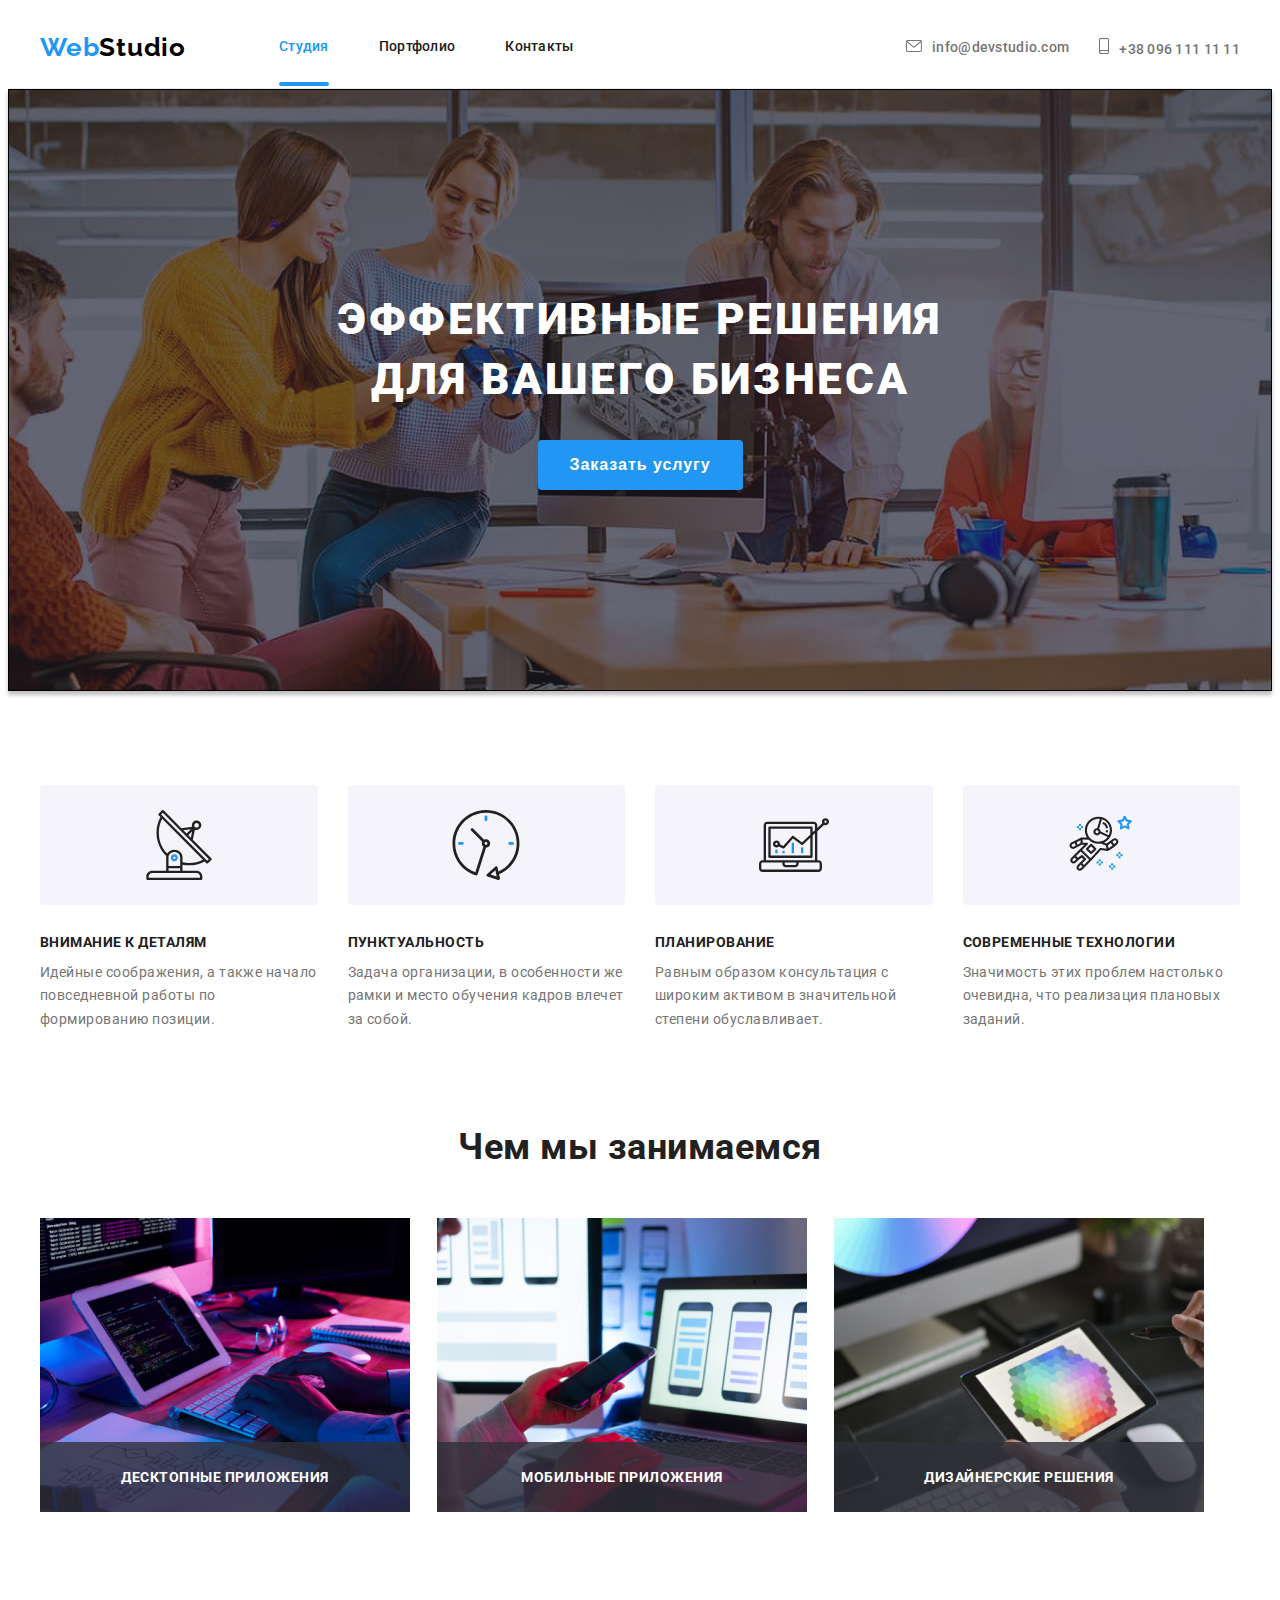
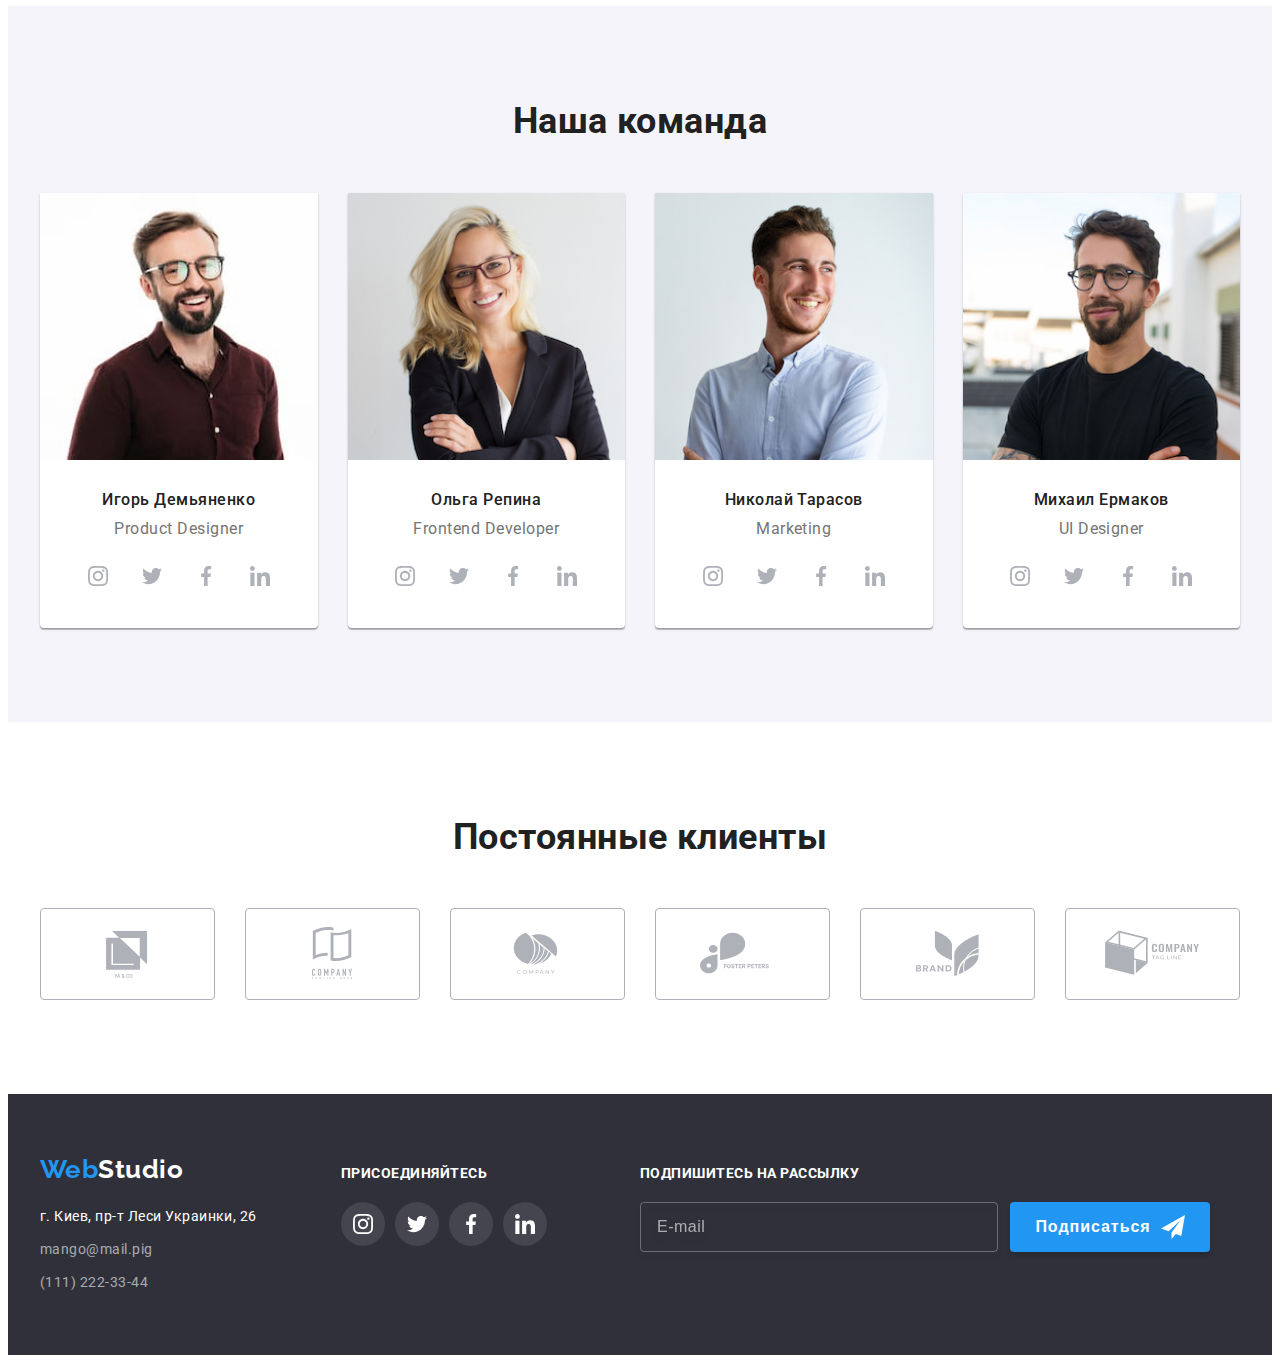
<file: index.html>
<!DOCTYPE html>
<html lang="ru">
  <head>
    <meta charset="UTF-8" />
    <meta http-equiv="X-UA-Compatible" content="IE=edge" />
    <meta name="viewport" content="width=device-width, initial-scale=1.0" />
    <title>Студия</title>
    <!-- шрифт шрифт Raleway 700 Roboto 400, 500, 700 и 900. -->
    <link rel="preconnect" href="https://fonts.googleapis.com" />
    <link rel="preconnect" href="https://fonts.gstatic.com" crossorigin />
    <link
      href="https://fonts.googleapis.com/css2?family=Raleway:wght@700&family=Roboto:wght@400;500;700;900&display=swap"
      rel="stylesheet"
    />
    <link
      rel="stylesheet"
      href="https://cdnjs.cloudflare.com/ajax/libs/modern-normalize/1.1.0/modern-normalize.min.css"
      integrity="sha512-wpPYUAdjBVSE4KJnH1VR1HeZfpl1ub8YT/NKx4PuQ5NmX2tKuGu6U/JRp5y+Y8XG2tV+wKQpNHVUX03MfMFn9Q=="
      crossorigin="anonymous"
      referrerpolicy="no-referrer"
    />
    <!-- стили css -->
    <!-- <link href=css/styles.css rel=stylesheet> -->
    <link rel="stylesheet" href="./css/main.min.css">
  </head>
  <body>
    <!---------------HEADER----------------- ---------------->
    <header class="header">
      <div class="container header-container">
        <nav class="nav">
          <a class="logo link" href="./index.html"
            ><span class="logo__accent">Web</span>Studio</a
          >
          <ul class="nav-list list link">
            <li class="nav-list__item">
              <a class="nav-list__link current link" href="./index.html"> Студия </a>
            </li>
            <li class="nav-list__item">
              <a class="nav-list__link link" href="./portfolio.html"> Портфолио </a>
            </li>
            <li class="nav-list__item">
              <a class="nav-list__link link" href="Контакты"> Контакты </a>
            </li>
          </ul>
        </nav>
        <ul class="header-list list link">
          <li class="header-list__item-mail">
            <a class="header-mail link" href="mailto:info@devstudio.com">
              <svg class="header-mail__icon" width="16" height="12">
                <use href="./images/icons.svg#icon-envelope"></use></svg
              >info@devstudio.com</a
            >
          </li>
          <li class="header-list__item-tel">
            <a class="header-tel link" href="tel:+380961111111">
              <svg class="header-tel__icon" width="10" height="16">
                <use href="./images/icons.svg#icon-smartphone"></use></svg
              >+38 096 111 11 11</a
            >
          </li>
        </ul>
        <button type="button" class="open-menu-btn">
          <svg class="open-menu-btn__mob-menu" width="40" height="40">
            <use href="./images/icons.svg#icon-mob-menu"></use>
          </svg>
        </button>
        </div>
          <!-- mob menu ------------------- -->
        <div class="mob-menu is-hidden">
          <div class="container">
          <button type="button" class="close-menu-btn">
            <svg class="menu-close__mob-close current" width="18" height="18">
              <use href="./images/icons.svg#icon-close"></use>
            </svg>
          </button>
          <div class="mob-menu-top">
          <ul class="mob-menu-list list link">
            <li class="mob-menu-list__item">
              <a class="mob-menu-list__link current link" href="./index.html"> Студия </a>
            </li>
            <li class="mob-menu-list__item">
              <a class="mob-menu-list__link link" href="./portfolio.html"> Портфолио </a>
            </li>
            <li class="mob-menu-list__item">
              <a class="mob-menu-list__link link" href="Контакты"> Контакты </a>
            </li>
          </ul>
          </div>
          <div class="mob-menu-bottom">
          <ul class="mob-header-list list link">
            
            <li class="mob-header-list__item-tel">
              <a class="mob-header-tel link" href="tel:+380961111111">
                +38 096 111 11 11</a>
            </li>
            <li class="mob-header-list__item-mail">
              <a class="mob-header-mail link" href="mailto:info@devstudio.com">
                info@devstudio.com</a>
            </li>
          </ul>
          
          <!-- mob-soc------------------------- -->
          <ul class="mob-social__list list">
            <li class="mob-social__item">
              <a href="" class="mob-social__link link">
                Instagram
              </a>
            </li>
          
            <li class="mob-social__item">
              <a href="" class="mob-social__link link">
                Twitter
              </a>
            </li>
            <li class="mob-social__item">
              <a href="" class="mob-social__link link">
                Facebook
              </a>
            </li>
          
            <li class="mob-social__item">
              <a href="" class="mob-social__link link">
                LinkedIn
              </a>
            </li>
          </ul>
          </div>
          </div>
        </div>
        
      
      
    </header>

    <main class="main">
      <!-- --Cекция HERO--------------------------- -->
      <section class="hero section">
        <div class="container hero-container">
          
          <h1 class="hero__title">Эффективные решения для вашего бизнеса</h1>
          <button class="main-btn hero-btn" data-modal-open type="button">Заказать услугу</button>
          
      </div>
      </section>

      <!--Cекция benefits ---------------------------->
      <section class="benefits section">
        <div class="container">
          <h2 class="benefits__title"></h2>
          <ul class="benefits__list list">
            <li class="benefits__item">
              <div class="benefits__icon">
                <svg class="benefits__antenna" width="70" height="70">
                  <use href="./images/icons.svg#icon-antenna"></use>
                </svg>
              </div>
              <h3 class="benefits__subtitle">Внимание к деталям</h3>
              <p class="benefits__text">
                Идейные соображения, а также начало повседневной работы по
                формированию позиции.
              </p>
            </li>
            <li class="benefits__item">
              <div class="benefits__icon">
                <svg class="benefits__clock" width="70" height="70">
                  <use href="./images/icons.svg#icon-clock"></use>
                </svg>
              </div>
              <h3 class="benefits__subtitle">Пунктуальность</h3>
              <p class="benefits__text">
                Задача организации, в особенности же рамки и место обучения
                кадров влечет за собой.
              </p>
            </li>
            <li class="benefits__item">
              <div class="benefits__icon">
                <svg class="benefits__diagram" width="70" height="70">
                  <use href="./images/icons.svg#icon-diagram"></use>
                </svg>
              </div>
              <h3 class="benefits__subtitle">Планирование</h3>
              <p class="benefits__text">
                Равным образом консультация с широким активом в значительной
                степени обуславливает.
              </p>
            </li>
            <li class="benefits__item">
              <div class="benefits__icon">
                <svg class="benefits__astronaut" width="70" height="70">
                  <use href="./images/icons.svg#icon-astronaut"></use>
                </svg>
              </div>
              <h3 class="benefits__subtitle">Современные технологии</h3>
              <p class="benefits__text">
                Значимость этих проблем настолько очевидна, что реализация
                плановых заданий.
              </p>
            </li>
          </ul>
        </div>
      </section>
      <!-- Секция о нас ------------------------------------->
      <section class="about">
        <div class="container">
          <h2 class="about__title">Чем мы занимаемся</h2>
          <ul class="about-list list">
            <li class="about-list__item">
              <img
                src="./images/box1.jpg"
                alt="Рабочее место,клавиатура планшет, видно руки. Процес набора."
                width="auto"
              />
              <h3 class="about-list__label">Десктопные приложения</h3>
            </li>

            <li class="about-list__item">
              <img
                src="./images/box2.jpg"
                alt="Рабочее место, телефон, рука. Выбор дизайна"
                width="370"
              />
              <h3 class="about-list__label">Мобильные приложения</h3>
            </li>

            <li class="about-list__item">
              <img
                src="./images/box3.jpg"
                alt="рабочее место, палитра цветов. Подбор цвета"
                width="370"
              />
              <h3 class="about-list__label">Дизайнерские решения</h3>
            </li>
          </ul>
        </div>
      </section>
      <!--наша команда---------------------------->
      <section class="team section">
        <div class="container">
          <h2 class="team__title">Наша команда</h2>
          <ul class="team-list list">
            <li class="team-list__item">
              <picture>
                    <source srcset="
                                ./images/igor1.jpg    1x,
                                ./images/igor1-2x.jpg 2x
                            " media="(min-width:1200px)" />
                    <source srcset="
                                ./images/igor1-tab.jpg 1x,
                                ./images/igor1-tab-2x.jpg 2x
                            " media="(min-width:768px)" />
                    <source srcset="
                                ./images/igor1-mob.jpg 1x,
                                ./images/igor1-mob-2x.jpg 2x
                            " media="(min-width:320px)" />
                    <img src="./images/igor1.jpg" 
                    alt="Product Designer"/>
                  </picture>
              
              <div class="team-list__item-content">
                <h3 class="team-list__item-subtitle">Игорь Демьяненко</h3>
                <p class="team-list__item-text">Product Designer</p>
                
                <ul class="team-social__list list">
                  <li class="team-social__item">
                    <a href="" class="team-social__link">
                      <svg class="team-social__icon" width="20" height="20">
                        <use href="./images/icons.svg#icon-instagram"></use>
                      </svg>
                    </a>
                  </li>

                  <li class="team-social__item">
                    <a href="" class="team-social__link">
                      <svg class="team-social__icon" width="20" height="20">
                        <use href="./images/icons.svg#icon-twitter"></use>
                      </svg>
                    </a>
                  </li>
                  <li class="team-social__item">
                    <a href="" class="team-social__link">
                      <svg class="team-social__icon" width="20" height="20">
                        <use href="./images/icons.svg#icon-facebook"></use>
                      </svg>
                    </a>
                  </li>

                  <li class="team-social__item">
                    <a href="" class="team-social__link">
                      <svg class="team-social__icon" width="20" height="20">
                        <use href="./images/icons.svg#icon-linkedin"></use>
                      </svg>
                    </a>
                  </li>
                </ul>
              </div>
            </li>

            <li class="team-list__item">
              <picture>
                    <source srcset="
                                ./images/olga2.jpg    1x,
                                ./images/olga2-2x.jpg 2x
                            " media="(min-width:1200px)" />
                    <source srcset="
                                ./images/olga2-tab.jpg 1x,
                                ./images/olga2-tab-2x.jpg 2x
                            " media="(min-width:768px)" />
                    <source srcset="
                                ./images/olga2-mob.jpg 1x,
                                ./images/olga2-mob-2x.jpg 2x
                            " media="(min-width:320px)" />
                    <img src="./images/olga2.jpg" 
                    alt="Frontend Developer"/>
              </picture>
              
              <div class="team-list__item-content">
                <h3 class="team-list__item-subtitle">Ольга Репина</h3>
                <p class="team-list__item-text">Frontend Developer</p>
                
                <ul class="team-social__list list">
                  <li class="team-social__item">
                    <a href="" class="team-social__link">
                      <svg class="team-social__icon" width="20" height="20">
                        <use href="./images/icons.svg#icon-instagram"></use>
                      </svg>
                    </a>
                  </li>
                
                  <li class="team-social__item">
                    <a href="" class="team-social__link">
                      <svg class="team-social__icon" width="20" height="20">
                        <use href="./images/icons.svg#icon-twitter"></use>
                      </svg>
                    </a>
                  </li>
                  <li class="team-social__item">
                    <a href="" class="team-social__link">
                      <svg class="team-social__icon" width="20" height="20">
                        <use href="./images/icons.svg#icon-facebook"></use>
                      </svg>
                    </a>
                  </li>
                
                  <li class="team-social__item">
                    <a href="" class="team-social__link">
                      <svg class="team-social__icon" width="20" height="20">
                        <use href="./images/icons.svg#icon-linkedin"></use>
                      </svg>
                    </a>
                  </li>
                </ul>
              </div>
            </li>

            <li class="team-list__item">
              <picture>
                    <source srcset="
                                ./images/nikolai3.jpg    1x,
                                ./images/nikolai3-2x.jpg 2x
                            " media="(min-width:1200px)" />
                    <source srcset="
                                ./images/nikolai3-tab.jpg 1x,
                                ./images/nikolai3-tab-2x.jpg 2x
                            " media="(min-width:768px)" />
                    <source srcset="
                                ./images/nikolai3-mob.jpg 1x,
                                ./images/nikolai3-mob-2x.jpg 2x
                            " media="(min-width:320px)" />
                    <img src="./images/nikolai3.jpg" 
                    alt="Marketing"/>
              </picture>
              
              <div class="team-list__item-content">
                <h3 class="team-list__item-subtitle">Николай Тарасов</h3>
                <p class="team-list__item-text">Marketing</p>
                
                <ul class="team-social__list list">
                  <li class="team-social__item">
                    <a href="" class="team-social__link">
                      <svg class="team-social__icon" width="20" height="20">
                        <use href="./images/icons.svg#icon-instagram"></use>
                      </svg>
                    </a>
                  </li>
                
                  <li class="team-social__item">
                    <a href="" class="team-social__link">
                      <svg class="team-social__icon" width="20" height="20">
                        <use href="./images/icons.svg#icon-twitter"></use>
                      </svg>
                    </a>
                  </li>
                  <li class="team-social__item">
                    <a href="" class="team-social__link">
                      <svg class="team-social__icon" width="20" height="20">
                        <use href="./images/icons.svg#icon-facebook"></use>
                      </svg>
                    </a>
                  </li>
                
                  <li class="team-social__item">
                    <a href="" class="team-social__link">
                      <svg class="team-social__icon" width="20" height="20">
                        <use href="./images/icons.svg#icon-linkedin"></use>
                      </svg>
                    </a>
                  </li>
                </ul>
              </div>
            </li>

            <li class="team-list__item">
              <picture>
                    <source srcset="
                                ./images/mihail3.jpg    1x,
                                ./images/mihail3-2x.jpg 2x
                            " media="(min-width:1200px)" />
                    <source srcset="
                                ./images/mihail3-tab.jpg 1x,
                                ./images/mihail3-tab-2x.jpg 2x
                            " media="(min-width:768px)" />
                    <source srcset="
                                ./images/mihail3-mob.jpg 1x,
                                ./images/mihail3-mob-2x.jpg 2x
                            " media="(min-width:320px)" />
                    <img src="./images/mihail3.jpg" 
                    alt="Marketing"/>
              </picture>
              
              <div class="team-list__item-content">
                <h3 class="team-list__item-subtitle">Михаил Ермаков</h3>
                <p class="team-list__item-text">UI Designer</p>
                
                <ul class="team-social__list list">
                  <li class="team-social__item">
                    <a href="" class="team-social__link">
                      <svg class="team-social__icon" width="20" height="20">
                        <use href="./images/icons.svg#icon-instagram"></use>
                      </svg>
                    </a>
                  </li>
                
                  <li class="team-social__item">
                    <a href="" class="team-social__link">
                      <svg class="team-social__icon" width="20" height="20">
                        <use href="./images/icons.svg#icon-twitter"></use>
                      </svg>
                    </a>
                  </li>
                  <li class="team-social__item">
                    <a href="" class="team-social__link">
                      <svg class="team-social__icon" width="20" height="20">
                        <use href="./images/icons.svg#icon-facebook"></use>
                      </svg>
                    </a>
                  </li>
                
                  <li class="team-social__item">
                    <a href="" class="team-social__link">
                      <svg class="team-social__icon" width="20" height="20">
                        <use href="./images/icons.svg#icon-linkedin"></use>
                      </svg>
                    </a>
                  </li>
                </ul>
              </div>
            </li>
          </ul>
        </div>
      </section>
      <!---------------CLIENTS----------------- -->
      <section class="section">
        <div class="container">
          <h2 class="clients__title">Постоянные клиенты</h2>
          <ul class="clients-list list">
            <li class="clients-list__item">
              <a class="clients-list__link" href=""
                ><svg class="clients-list__icon" width="" height="60">
                  <use href="./images/icons.svg#icon-logo1"></use></svg
              ></a>
            </li>
            <li class="clients-list__item">
              <a class="clients-list__link" href=""
                ><svg class="clients-list__icon" width="" height="60">
                  <use href="./images/icons.svg#icon-logo2"></use></svg
              ></a>
            </li>
            <li class="clients-list__item">
              <a class="clients-list__link" href=""
                ><svg class="clients-list__icon" width="" height="60">
                  <use href="./images/icons.svg#icon-logo3"></use></svg
              ></a>
            </li>
            <li class="clients-list__item">
              <a class="clients-list__link" href=""
                ><svg class="clients-list__icon" width="" height="60">
                  <use href="./images/icons.svg#icon-logo4"></use></svg
              ></a>
            </li>
            <li class="clients-list__item">
              <a class="clients-list__link" href=""
                ><svg class="clients-list__icon" width="" height="60">
                  <use href="./images/icons.svg#icon-logo5"></use></svg
              ></a>
            </li>
            <li class="clients-list__item">
              <a class="clients-list__link" href=""
                ><svg class="clients-list__icon" width="" height="60">
                  <use href="./images/icons.svg#icon-logo6"></use>
                </svg>
              </a>
            </li>
          </ul>
        </div>
      </section>
    </main>

    <!-------------------Подвал------------------------------>
    <footer class="footer">
      <div class="container footer-container">
        <div class="footer-logo-social">
        
        <div class="footer-container-logo">
          <a class="logo-footer link" href="./index.html"
            ><span class="logo-accent">Web</span>Studio</a
          >
        
          <address class="address">
            <p class="address-text">г. Киев, пр-т Леси Украинки, 26</p>
            <a class="address-mail link" href="malito:mango@mail.pig"
              >mango@mail.pig</a
            >

            <a class="address-tel link" href="tel:(111)222-33-44"
              >(111) 222-33-44</a
            >
          </address>
        </div>

        
        <div class="footer-social">
          <p class="footer-text">присоединяйтесь</p>
          <ul class="footer-list list">
            <li class="footer-social__item">
              <a href="" class="footer-social__link">
                <svg class="footer-social__icon" width="20" height="20">
                  <use href="./images/icons.svg#icon-instagram"></use>
                </svg>
              </a>
            </li>

            <li class="footer-social__item">
              <a href="" class="footer-social__link">
                <svg class="footer-social__icon" width="20" height="20">
                  <use href="./images/icons.svg#icon-twitter"></use>
                </svg>
              </a>
            </li>

            <li class="footer-social__item">
              <a href="" class="footer-social__link">
                <svg class="footer-social__icon" width="20" height="20">
                  <use href="./images/icons.svg#icon-facebook"></use>
                </svg>
              </a>
            </li>

            <li class="footer-social__item">
              <a href="" class="footer-social__link">
                <svg class="footer-social__icon" width="20" height="20">
                  <use href="./images/icons.svg#icon-linkedin"></use>
                </svg>
              </a>
            </li>
          </ul>
        </div>
        </div>
        
        <div class="footer-form-submit">
          <p class="footer-text">Подпишитесь на рассылку</p>
          <form action="" class="footer-form">
            <div class="footer-form-field">
              <label for="user-email-footer" class="footer-input-text"></label
              >
              <div class="footer-input-wrap">
                  <input
                      type="email"
                      name="user-email-footer"
                      class="footer-input"
                      placeholder="E-mail"
                      id="user-email-footer"
                  />
                  
              </div>
            </div>
              
          <button type="submit" class="main-btn footer-btn">Подписаться
            <svg
                class="input-btn-icon"
                width="24"
                height="24"
            >
                <use
                    href="./images/icons.svg#icon-send"
                ></use>
            </svg>
        </button>
      
          </form>
        </div>
      </div>
    </footer>

    <!-- --------------Modal------------- -->
    <div class="backdrop is-hidden" data-modal>
      
      <div class="modal">
        <button type="button" class="modal-close" data-modal-close>
          <svg class="modal-close__icon-close" width="18" height="18">
            <use href="./images/icons.svg#icon-close"></use>
          </svg>
        </button>
        <p class="modal__title">Оставьте свои данные, мы вам перезвоним</p>
        <!-- INPUTS----------------------------- -->
        <form action="#" class="modal-form">
          <div class="modal-form__field">
              <label for="user-name" class="modal-form__text"
                  >Имя</label
              >
              <div class="modal-input__wrap">
                  <input
                      type="text"
                      minlength="2"
                      name="user-name"
                      class="modal-input"
                      required
                      id="user-name"
                  />
                  <svg class="modal-input__icon" width="18" height="18">
                      <use
                          href="./images/icons.svg#icon-person-black"
                      ></use>
                  </svg>
              </div>
          </div>
          <div class="modal-form__field">
            <label for="user-tel" class="modal-input__text">
              Телефон</label
            >
            <div class="modal-input__wrap">
                <input
                    type="tel"
                    name="user-tel"
                    id="user-tel"
                    class="modal-input"
                    required
                  />
                <svg class="modal-input__icon" width="18" height="18">
                    <use
                        href="./images/icons.svg#icon-phone-black"
                    ></use>
                </svg>
            </div>
        </div>

          <div class="modal-form__field">
              <label for="user-email" class="modal-input__text">
                Почта</label
              >
              <div class="modal-input__wrap">
                  <input
                      type="email"
                      name="user-email"
                      id="user-email"
                      class="modal-input"
                      required
                  />
                  <svg class="modal-input__icon" width="18" height="18">
                      <use
                          href="./images/icons.svg#icon-email-black"
                      ></use>
                  </svg>
              </div>
          </div>
          
          <div class="modal-form__text">
              <label for="user-text" class="modal-input__text">
                Комментарий</label
              >
              <textarea
                  name="user-text"
                  id="user-text"
                  class="textarea__text"
                  placeholder="Введите текст"
                  
              ></textarea>
          </div>

          <div class="modal-check">
              <input
                  type="checkbox"
                  name="policy"
                  id="modal-check"
                  class="modal-checkbox visually-hidden"
              />
              <label for="modal-check" class="modal-check__text ">
                  <span class="modal-check__icon"
                      ><svg class="icon-check" width="16" height="15">
                          <use
                              href="./images/icons.svg#icon-check"
                          ></use>
                      </svg>
                  </span>
                  <span class="checkbox-text">Соглашаюсь с рассылкой и принимаю </span>
                  <a class="modal-link" href=""> Условия договора</a>
                </label
              >
            </div>
              <button type="submit" class="main-btn modal-btn">
                Отправить
            </button>
          </form>
            

          </div>
      </div>

    <script src="./js/modal.js"></script>
    <script src="./js/menu.js"></script>
  </body>
</html>
</file>
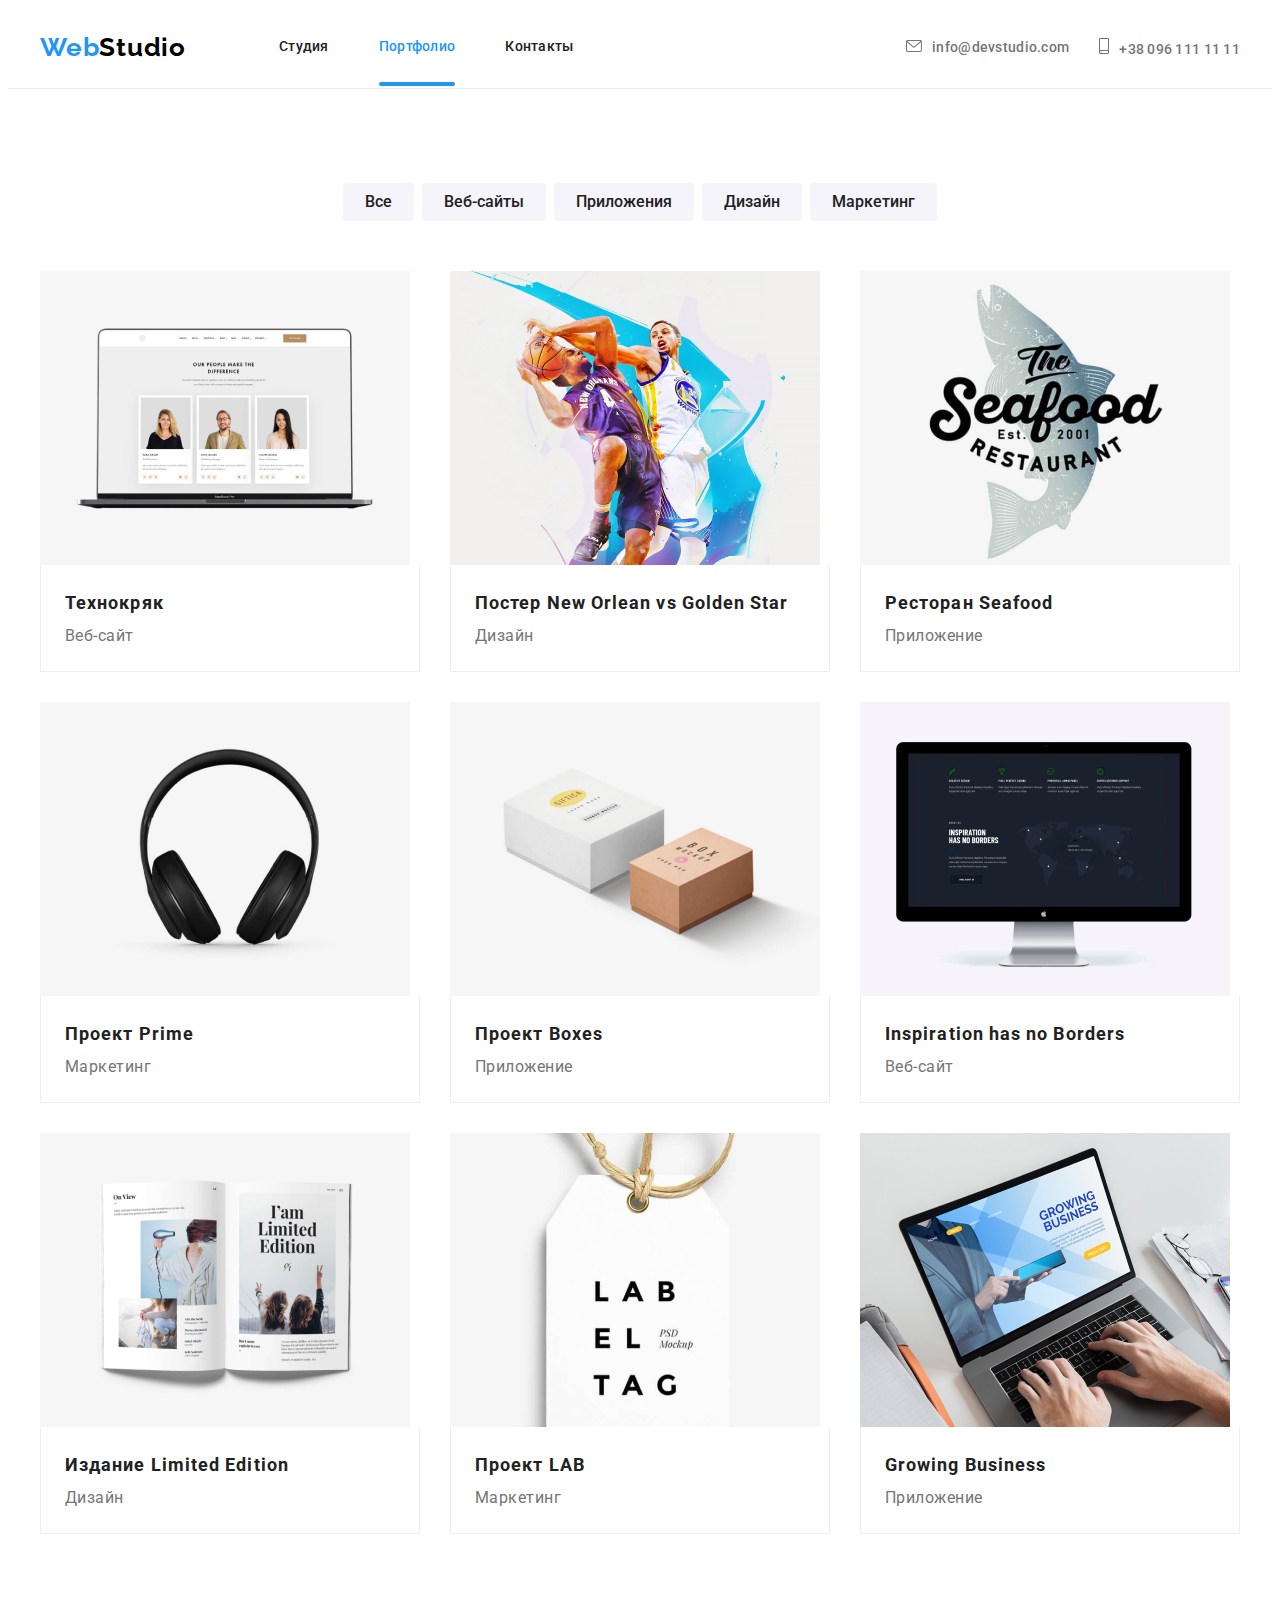
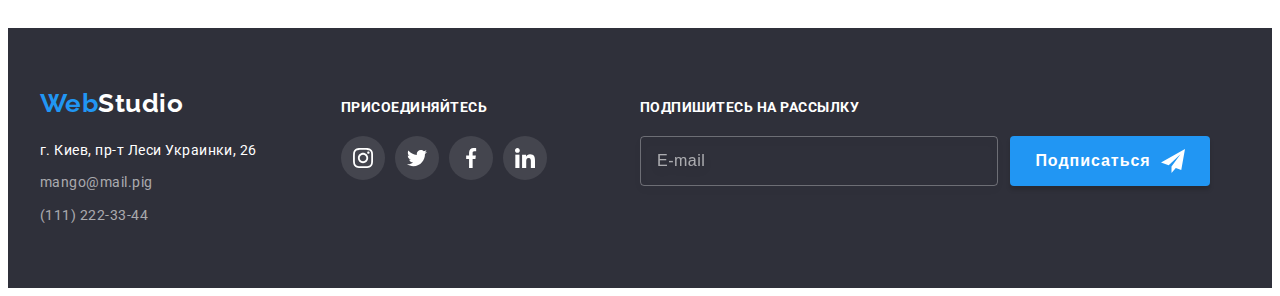
<file: portfolio.html>
<!DOCTYPE html>
<html lang="ru">
  <head>
    <meta charset="UTF-8" />
    <meta http-equiv="X-UA-Compatible" content="IE=edge" />
    <meta name="viewport" content="width=device-width, initial-scale=1.0" />
    <title>Портфолио</title>
    <!-- шрифт шрифт Raleway 700 Roboto 400, 500, 700 и 900. -->
    <link rel="preconnect" href="https://fonts.googleapis.com" />
    <link rel="preconnect" href="https://fonts.gstatic.com" crossorigin />
    <link
      href="https://fonts.googleapis.com/css2?family=Raleway:wght@700&family=Roboto:wght@400;500;700;900&display=swap"
      rel="stylesheet"
    />
    <link rel="stylesheet" href="https://cdnjs.cloudflare.com/ajax/libs/modern-normalize/1.1.0/modern-normalize.min.css"
      integrity="sha512-wpPYUAdjBVSE4KJnH1VR1HeZfpl1ub8YT/NKx4PuQ5NmX2tKuGu6U/JRp5y+Y8XG2tV+wKQpNHVUX03MfMFn9Q=="
      crossorigin="anonymous" referrerpolicy="no-referrer" 
    />
    <!-- стили css -->
    <!-- <link href=css/styles.css rel=stylesheet> -->
    <link rel="stylesheet" href="./css/main.min.css">
  </head>
  <body>
    <!---------------HEADER----------------- -->
    <header class="header">
      <div class="container header-container">
        <nav class="nav">
          <a class="logo link" href="./index.html"><span class="logo__accent">Web</span>Studio</a>
          <ul class="nav-list list link">
            <li class="nav-list__item">
              <a class="nav-list__link  link" href="./index.html"> Студия </a>
            </li>
            <li class="nav-list__item">
              <a class="nav-list__link current link" href="./portfolio.html"> Портфолио </a>
            </li>
            <li class="nav-list__item">
              <a class="nav-list__link link" href="Контакты"> Контакты </a>
            </li>
          </ul>
        </nav>
        <ul class="header-list list link">
          <li class="header-list__item-mail">
            <a class="header-mail link" href="mailto:info@devstudio.com">
              <svg class="header-mail__icon" width="16" height="12">
                <use href="./images/icons.svg#icon-envelope"></use>
              </svg>info@devstudio.com</a>
          </li>
          <li class="header-list__item-tel">
            <a class="header-tel link" href="tel:+380961111111">
              <svg class="header-tel__icon" width="10" height="16">
                <use href="./images/icons.svg#icon-smartphone"></use>
              </svg>+38 096 111 11 11</a>
          </li>
        </ul>
        <button type="button" class="open-menu-btn">
          <svg class="open-menu-btn__mob-menu" width="40" height="40">
            <use href="./images/icons.svg#icon-mob-menu"></use>
          </svg>
        </button>
      </div>
      <div class="mob-menu is-hidden">
        <div class="container">
          <button type="button" class="close-menu-btn">
            <svg class="menu-close__mob-close current" width="18" height="18">
              <use href="./images/icons.svg#icon-close"></use>
            </svg>
          </button>
          <div class="mob-menu-top">
            <ul class="mob-menu-list list link">
              <li class="mob-menu-list__item">
                <a class="mob-menu-list__link current link" href="./index.html"> Студия </a>
              </li>
              <li class="mob-menu-list__item">
                <a class="mob-menu-list__link link" href="./portfolio.html"> Портфолио </a>
              </li>
              <li class="mob-menu-list__item">
                <a class="mob-menu-list__link link" href="Контакты"> Контакты </a>
              </li>
            </ul>
          </div>
          <div class="mob-menu-bottom">
            <ul class="mob-header-list list link">
      
              <li class="mob-header-list__item-tel">
                <a class="mob-header-tel link" href="tel:+380961111111">
                  +38 096 111 11 11</a>
              </li>
              <li class="mob-header-list__item-mail">
                <a class="mob-header-mail link" href="mailto:info@devstudio.com">
                  info@devstudio.com</a>
              </li>
            </ul>
      
            <!-- mob-soc------------------------- -->
            <ul class="mob-social__list list">
              <li class="mob-social__item">
                <a href="" class="mob-social__link link">
                  Instagram
                </a>
              </li>
      
              <li class="mob-social__item">
                <a href="" class="mob-social__link link">
                  Twitter
                </a>
              </li>
              <li class="mob-social__item">
                <a href="" class="mob-social__link link">
                  Facebook
                </a>
              </li>
      
              <li class="mob-social__item">
                <a href="" class="mob-social__link link">
                  LinkedIn
                </a>
              </li>
            </ul>
          </div>
        </div>
      </div>
    </header>

    <main>
      <section class="projects section">
        <div class="container filter">
          <h1></h1>
          <!-- --FILTER-- -->
          <ul class="filter-list list">
            <li class="filter-list__item">
              <button class="filter-list__button" type="button">Все</button>
            </li>
            <li class="filter-list__item">
              <button class="filter-list__button" type="button">Веб-сайты</button>
            </li>
            <li class="filter-list__item">
              <button class="filter-list__button" type="button">Приложения</button>
            </li>
            <li class="filter-list__item">
              <button class="filter-list__button" type="button">Дизайн</button>
            </li>
            <li class="filter-list__item">
              <button class="filter-list__button" type="button">Маркетинг</button>
            </li>
          </ul>

          <!-- -------PROJECTS----- -->
          <h2 class="projects__title"></h2>
          <ul class="projects-list list">
            <li class="projects-list__item">
              <a class="projects-list__link link" href="">
                <div class="projects-list__item-wrap">
                  <picture>
                    <source srcset="
                                ./portfolio/pr1.jpg    1x,
                                ./portfolio/portfolio-pr1-2x.jpg 2x
                            " media="(min-width:1200px)" />
                    <source srcset="
                                ./portfolio/portfolio-pr1-tab.jpg 1x,
                                ./portfolio/portfolio-pr1-tab-2x.jpg 2x
                            " media="(min-width:768px)" />
                    <source srcset="
                                ./portfolio/portfolio-pr1-mob.jpg 1x,
                                ./portfolio/portfolio-pr1-mob-2x.jpg 2x
                            " media="(min-width:320px)" />
                    <img src="./portfolio/pr1.jpg" 
                    alt="ноутбук с изображением членов команды" />
                  </picture>
                  
                  <p class="projects-list__top-text" >Технокряк это современная площадка распространения коронавируса. Компании используют эту платформу для цифрового
                  шпионажа и атак на защищённые сервера конкурентов.
                  </p>
                </div>

              <div class="projects-list__content">
                <h3 class="projects-list__subtitle">Технокряк</h3>
                <p class="projects-list__text">Веб-сайт</p>
              </div>
              </a>
            </li>

            <li class="projects-list__item">
              <a class="projects-list__link link" href="">
                <div class="projects-list__item-wrap">
                  <picture>
                    <source srcset="
                                ./portfolio/pr2.jpg    1x,
                                ./portfolio/portfolio-pr2-2x.jpg 2x
                            " media="(min-width:1200px)" />
                    <source srcset="
                                ./portfolio/portfolio-pr2-tab.jpg 1x,
                                ./portfolio/portfolio-pr2-tab-2x.jpg 2x
                            " media="(min-width:768px)" />
                    <source srcset="
                                ./portfolio/portfolio-pr2-mob.jpg 1x,
                                ./portfolio/portfolio-pr2-mob-2x.jpg 2x
                            " media="(min-width:320px)" />
                    <img src="./portfolio/pr2.jpg" 
                    alt="два баскетболиста борются за мяч" />
                  </picture>
              
              <p class="projects-list__top-text"></p>
            </div>
              <div class="projects-list__content">
                <h3 class="projects-list__subtitle">
                  Постер New Orlean vs Golden Star
                </h3>
                <p class="projects-list__text">Дизайн</p>
              </div></a>
            </li>

            <li class="projects-list__item">
              <a class="projects-list__link link" href="">
                <div class="projects-list__item-wrap">
                  <picture>
                    <source srcset="
                                ./portfolio/pr3.jpg 1x,
                                ./portfolio/portfolio-pr3-2x.jpg 2x
                            " media="(min-width:1200px)" />
                    <source srcset="
                                ./portfolio/portfolio-pr3-tab.jpg 1x,
                                ./portfolio/portfolio-pr3-tab-2x.jpg 2x
                            " media="(min-width:768px)" />
                    <source srcset="
                                ./portfolio/portfolio-pr3-mob.jpg 1x,
                                ./portfolio/portfolio-pr3-mob-2x.jpg 2x
                            " media="(min-width:320px)" />
                    <img src="./portfolio/pr3.jpg" alt="лого ресторана с изобржением рыбы"/>
                  </picture>
              
              <p class="projects-list__top-text"></p>
              </div>
              <div class="projects-list__content">
                <h3 class="projects-list__subtitle">Ресторан Seafood</h3>
                <p class="projects-list__text">Приложение</p>
              </div></a>
            </li>

            <li class="projects-list__item">
              <a class="projects-list__link link" href="">
                <div class="projects-list__item-wrap">
                  <picture>
                    <source srcset="
                                ./portfolio/pr4.jpg    1x,
                                ./portfolio/portfolio-pr4-2x.jpg 2x
                            "media="(min-width:1200px)" />
                    <source srcset="
                                ./portfolio/portfolio-pr4-tab.jpg 1x,
                                ./portfolio/portfolio-pr4-tab-2x.jpg 2x
                            "media="(min-width:768px)" />
                    <source srcset="
                                ./portfolio/portfolio-pr4-mob.jpg 1x,
                                ./portfolio/portfolio-pr4-mob-2x.jpg 2x
                            "media="(min-width:320px)" />
                    <img src="./portfolio/pr4.jpg" alt="черные студийные наушники" />
                  </picture>
              
              <p class="projects-list__top-text"></p>
            </div>
              <div class="projects-list__content">
                <h3 class="projects-list__subtitle">Проект Prime</h3>
                <p class="projects-list__text">Маркетинг</p>
              </div></a>
            </li>

            <li class="projects-list__item">
              <a class="projects-list__link link" href="">
                <div class="projects-list__item-wrap">
                  <picture>
                    <source srcset="
                                ./portfolio/pr5.jpg    1x,
                                ./portfolio/portfolio-pr5-2x.jpg 2x
                            "media="(min-width:1200px)" />
                    <source srcset="
                                ./portfolio/portfolio-pr5-tab.jpg 1x,
                                ./portfolio/portfolio-pr5-tab-2x.jpg 2x
                            "media="(min-width:768px)" />
                    <source srcset="
                                ./portfolio/portfolio-pr5-mob.jpg 1x,
                                ./portfolio/portfolio-pr5-mob-2x.jpg 2x
                            "media="(min-width:320px)" />
                    <img src="./portfolio/pr5.jpg" alt="две коробки" />
                  </picture>
              
                  <p class="projects-list__top-text"></p>
            </div>
              <div class="projects-list__content">
                <h3 class="projects-list__subtitle">Проект Boxes</h3>
                <p class="projects-list__text">Приложение</p>
              </div></a>
            </li>

            <li class="projects-list__item">
              <a class="projects-list__link link" href="">
                <div class="projects-list__item-wrap">
              <picture>
                <source srcset="
                            ./portfolio/pr6.jpg    1x,
                            ./portfolio/portfolio-pr6-2x.jpg 2x
                        " media="(min-width:1200px)" />
                <source srcset="
                            ./portfolio/portfolio-pr6-tab.jpg 1x,
                            ./portfolio/portfolio-pr6-tab-2x.jpg 2x
                        " media="(min-width:768px)" />
                <source srcset="
                            ./portfolio/portfolio-pr6-mob.jpg 1x,
                            ./portfolio/portfolio-pr6-mob-2x.jpg 2x
                        " media="(min-width:320px)" />
                <img src="./portfolio/pr6.jpg" alt="монитор с показаным сайтом" />
              </picture> 
              
              <p class="projects-list__top-text"></p>
            </div>
              <div class="projects-list__content">
                <h3 class="projects-list__subtitle">Inspiration has no Borders</h3>
                <p class="projects-list__text">Веб-сайт</p>
              </div></a>
            </li>

            <li class="projects-list__item">
              <a class="projects-list__link link" href="">
                <div class="projects-list__item-wrap">
            <picture>
                <source srcset="
                            ./portfolio/pr7.jpg    1x,
                            ./portfolio/portfolio-pr7-2x.jpg 2x
                        " media="(min-width:1200px)" />
                <source srcset="
                            ./portfolio/portfolio-pr7-tab.jpg 1x,
                            ./portfolio/portfolio-pr7-tab-2x.jpg 2x
                        " media="(min-width:768px)" />
                <source srcset="
                            ./portfolio/portfolio-pr7-mob.jpg 1x,
                            ./portfolio/portfolio-pr7-mob-2x.jpg 2x
                        " media="(min-width:320px)" />
                <img src="./portfolio/pr7.jpg" alt="открытая книга с названием издания" />
                </picture>

              <p class="projects-list__top-text"></p>
            </div>
              <div class="projects-list__content">
                <h3 class="projects-list__subtitle">Издание Limited Edition</h3>
                <p class="projects-list__text">Дизайн</p>
              </div></a>
            </li>

            <li class="projects-list__item">
              <a class="projects-list__link link" href="">
                <div class="projects-list__item-wrap">
                  <picture>
                <source srcset="
                            ./portfolio/pr8.jpg    1x,
                            ./portfolio/portfolio-pr8-2x.jpg 2x
                        " media="(min-width:1200px)" />
                <source srcset="
                            ./portfolio/portfolio-pr8-tab.jpg 1x,
                            ./portfolio/portfolio-pr8-tab-2x.jpg 2x
                        " media="(min-width:768px)" />
                <source srcset="
                            ./portfolio/portfolio-pr8-mob.jpg 1x,
                            ./portfolio/portfolio-pr8-mob-2x.jpg 2x
                        " media="(min-width:320px)" />
                <img src="./portfolio/pr8.jpg" alt="бирка проэкта" />
                </picture>
              
              <p class="projects-list__top-text"></p>
            </div>
              <div class="projects-list__content">
                <h3 class="projects-list__subtitle">Проект LAB</h3>
                <p class="projects-list__text">Маркетинг</p>
              </div></a>
            </li>

            <li class="projects-list__item">
              <a class="projects-list__link link" href="">
                <div class="projects-list__item-wrap">
                  <picture>
                <source srcset="
                            ./portfolio/pr9.jpg    1x,
                            ./portfolio/portfolio-pr9-2x.jpg 2x
                        " media="(min-width:1200px)" />
                <source srcset="
                            ./portfolio/portfolio-pr9-tab.jpg 1x,
                            ./portfolio/portfolio-pr9-tab-2x.jpg 2x
                        " media="(min-width:768px)" />
                <source srcset="
                            ./portfolio/portfolio-pr9-mob.jpg 1x,
                            ./portfolio/portfolio-pr9-mob-2x.jpg 2x
                        " media="(min-width:320px)" />
                <img src="./portfolio/pr9.jpg" alt="ноутбук с загруженым приложением на экране" />
                </picture>
              <p class="projects-list__top-text"></p>
            </div>
              <div class="projects-list__content">
                <h3 class="projects-list__subtitle">Growing Business</h3>
                <p class="projects-list__text">Приложение</p>
              </div></a>
            </li>

          </ul>
        </div>
      </section>
    </main>

    <!--Подвал----------------------------------->
    <footer class="footer">
      <div class="container footer-container">
        <div class="footer-logo-social">
    
          <div class="footer-container-logo">
            <a class="logo-footer link" href="./index.html"><span class="logo-accent">Web</span>Studio</a>
    
            <address class="address">
              <p class="address-text">г. Киев, пр-т Леси Украинки, 26</p>
              <a class="address-mail link" href="malito:mango@mail.pig">mango@mail.pig</a>
    
              <a class="address-tel link" href="tel:(111)222-33-44">(111) 222-33-44</a>
            </address>
          </div>
    
    
          <div class="footer-social">
            <p class="footer-text">присоединяйтесь</p>
            <ul class="footer-list list">
              <li class="footer-social__item">
                <a href="" class="footer-social__link">
                  <svg class="footer-social__icon" width="20" height="20">
                    <use href="./images/icons.svg#icon-instagram"></use>
                  </svg>
                </a>
              </li>
    
              <li class="footer-social__item">
                <a href="" class="footer-social__link">
                  <svg class="footer-social__icon" width="20" height="20">
                    <use href="./images/icons.svg#icon-twitter"></use>
                  </svg>
                </a>
              </li>
    
              <li class="footer-social__item">
                <a href="" class="footer-social__link">
                  <svg class="footer-social__icon" width="20" height="20">
                    <use href="./images/icons.svg#icon-facebook"></use>
                  </svg>
                </a>
              </li>
    
              <li class="footer-social__item">
                <a href="" class="footer-social__link">
                  <svg class="footer-social__icon" width="20" height="20">
                    <use href="./images/icons.svg#icon-linkedin"></use>
                  </svg>
                </a>
              </li>
            </ul>
          </div>
        </div>
    
        <div class="footer-form-submit">
          <p class="footer-text">Подпишитесь на рассылку</p>
          <form action="" class="footer-form">
            <div class="footer-form-field">
              <label for="user-email-footer" class="footer-input-text"></label>
              <div class="footer-input-wrap">
                <input type="email" name="user-email-footer" class="footer-input" placeholder="E-mail"
                  id="user-email-footer" />
    
              </div>
            </div>
    
            <button type="submit" class="main-btn footer-btn">Подписаться
              <svg class="input-btn-icon" width="24" height="24">
                <use href="./images/icons.svg#icon-send"></use>
              </svg>
            </button>
    
          </form>
        </div>
      </div>
    </footer>

    <script src="./js/menu.js"></script>
  </body>
</html>
</file>
<file: css/main.min.css>
:root{--primary-text-color: #757575;--title-text-color: #212121;--accent-color: #2196f3;--primary-white-color: #ffffff;--primery-background-color: #ffffff;--logo-main-color: #000000;--logo-footer-color: #ffffff;--btn-main-color: #212121;--project-set-gap: 30px;--team-box-shadow: 0px 1px 3px rgba(0, 0, 0, 0.12),
    0px 1px 1px rgba(0, 0, 0, 0.14), 0px 2px 1px rgba(0, 0, 0, 0.2);--portfolio-box-shadow: 0px 1px 1px rgba(0, 0, 0, 0.12),
    0px 4px 4px rgba(0, 0, 0, 0.06), 1px 4px 6px rgba(0, 0, 0, 0.16);--footer-main-color: #ffffff;--main-social-hover-color: #ffffff;--mob-menu-link-color: #212121}p,h1,h2,h3,h4,h5,h6{margin:0}ul{margin:0;padding:0}button,label{cursor:pointer}img{display:block;max-width:100%;height:auto}.visually-hidden{position:absolute;white-space:nowrap;width:1px;height:1px;overflow:hidden;border:0;padding:0;clip:rect(0 0 0 0);clip-path:inset(50%);margin:-1px}body{color:var(--primary-text-color);background-color:var(--primary-background-color);font-family:"roboto", sans-serif;letter-spacing:0.03em}.list{list-style:none}.link{text-decoration:none}.section{padding-top:60px;padding-bottom:60px}@media screen and (min-width: 1200px){.section{padding-top:94px;padding-bottom:94px}}.main-btn{font-weight:700;font-size:16px;line-height:1.87;align-items:center;letter-spacing:0.06em;min-height:50px;box-shadow:0px 4px 4px rgba(0,0,0,0.15);border:none;border-radius:4px;color:var(--primary-white-color);background-color:var(--accent-color)}.container{width:100%;padding-left:15px;padding-right:15px;margin:0 auto}@media screen and (min-width: 480px){.container{width:480px}}@media screen and (min-width: 768px){.container{width:768px}}@media screen and (min-width: 1200px){.container{width:1200px}}.header{padding-top:16px;padding-bottom:16px;border-bottom:1px solid #ececec}@media screen and (min-width: 768px){.header{padding-top:21px;padding-bottom:21px}}@media screen and (min-width: 1200px){.header{padding-top:24px;padding-bottom:25px}}.header-container{display:flex;align-items:center}@media (max-width: 767px){.header-container{padding-right:10px}}.nav{font-weight:500;font-size:14px;line-height:1.14;letter-spacing:0.02em;display:flex;align-items:center}.logo{font-family:Raleway;font-style:normal;font-weight:700;font-size:24px;line-height:1.17;letter-spacing:0.03em;color:var(--logo-main-color)}@media (min-width: 768px){.logo{margin-right:93px}}@media screen and (min-width: 1200px){.logo{font-size:26px;line-height:1.19}}.logo__accent{color:var(--accent-color)}.nav-list{display:flex}@media screen and (max-width: 767.5px){.nav-list{display:none}}.nav-list__item{margin-right:50px}.nav-list__item:last-child{margin-right:0}.nav-list__link{color:#212121;transition:color 250ms cubic-bezier(0.4, 0, 0.2, 1);position:relative}.nav-list__link:hover,.nav-list__link:focus{color:var(--accent-color)}.nav-list__link.current::after{content:"";width:100%;height:4px;background-color:var(--accent-color);border-radius:2px;position:absolute;left:0;bottom:-32px}.current{color:var(--accent-color)}.header-list{font-weight:500;font-size:12px;line-height:1.17;letter-spacing:0.02em;margin-left:auto}@media screen and (max-width: 767.5px){.header-list{display:none}}@media screen and (min-width: 1200px){.header-list{display:flex;align-items:center;font-weight:500;font-size:14px;line-height:1.19}}.header-tel{color:inherit;transition:color 250ms cubic-bezier(0.4, 0, 0.2, 1)}@media screen and (max-width: 767.5px){.header-tel{display:none}}.header-tel:hover,.header-tel:focus{color:var(--accent-color)}.header-mail{color:inherit;transition:color 250ms cubic-bezier(0.4, 0, 0.2, 1)}@media (max-width: 767.5px){.header-mail{display:none}}.header-mail:hover,.header-mail:focus{color:var(--accent-color)}@media screen and (min-width: 768px) and (max-width: 1199px){.header-list__item-mail{margin-bottom:10px}}@media screen and (min-width: 1200px){.header-list__item-mail{margin-right:30px}}.header-tel__icon,.header-mail__icon{margin-right:10px;fill:currentColor}.open-menu-btn{margin-left:auto;margin-right:0;background-color:transparent;border:none}@media screen and (min-width: 768px){.open-menu-btn{display:none}}.menu-close__mob-close,.open-menu-btn__mob-menu{transition:fill 250ms cubic-bezier(0.4, 0, 0.2, 1)}.menu-close__mob-close:hover,.menu-close__mob-close:focus,.open-menu-btn__mob-menu:hover,.open-menu-btn__mob-menu:focus{fill:var(--accent-color)}.mob-menu{position:fixed;background-color:var(--primery-background-color);width:100vw;height:100vh;top:0;z-index:5;padding-top:48px;padding-bottom:48px;padding-left:25px}.mob-menu .container{display:flex;flex-direction:column;height:100%}.close-menu-btn{display:flex;align-items:center;justify-content:center;position:absolute;background-color:transparent;border:none;top:10px;right:15px;width:40px;height:40px}.menu-close__mob-close:hover,.menu-close__mob-close:focus{fill:var(--accent-color)}.mob-menu-list__item:not(:last-child){margin-bottom:32px}.mob-menu-list__link{font-weight:500;font-size:40px;line-height:calc(47 / 40);letter-spacing:0.02em;color:var(--mob-menu-link-color);transition:fill 250ms cubic-bezier(0.4, 0, 0.2, 1)}.mob-menu-list__link:hover,.mob-menu-list__link:focus{color:var(--accent-color)}.mob-menu-bottom{margin-top:auto}.mob-header-list{font-weight:500;letter-spacing:0.02em;margin-bottom:64px}.mob-header-list__item-tel{margin-bottom:32px}.mob-header-tel{font-size:34px;line-height:calc(40 / 34);color:var(--accent-color)}.mob-header-mail{font-size:24px;line-height:calc(28 / 24);color:var(--primary-text-color)}.mob-social__list{display:flex;align-items:center;flex-wrap:wrap}.mob-social__item:not(:last-child){margin-right:20px}.mob-social__link{font-weight:500;font-size:18px;line-height:calc 1.22222;letter-spacing:0.02em;color:var(--accent-color)}.hero{text-align:center;margin-left:auto;margin-right:auto;box-sizing:border-box;background-image:linear-gradient(rgba(47,48,58,0.4), rgba(47,48,58,0.4)),url(../images/hero-bg-mob.jpg);background-repeat:no-repeat;background-size:cover;background-position:center;border:1px solid #000000;box-shadow:0px 4px 4px rgba(0,0,0,0.25);padding-top:118px;padding-bottom:118px;max-width:480px}@media (min-device-pixel-ratio: 2), (min-resolution: 192dpi), (min-resolution: 2dppx){.hero{background-image:linear-gradient(rgba(47,48,58,0.4), rgba(47,48,58,0.4)),url(../images/hero-bg-mob-2x.jpg)}}@media screen and (min-width: 768px){.hero{max-width:768px;background-image:linear-gradient(rgba(47,48,58,0.4), rgba(47,48,58,0.4)),url(../images/hero-bg-tab-1x.jpg)}}@media screen and (min-width: 768px) and (min-device-pixel-ratio: 2), screen and (min-width: 768px) and (min-resolution: 192dpi), screen and (min-width: 768px) and (min-resolution: 2dppx){.hero{background-image:linear-gradient(rgba(47,48,58,0.4), rgba(47,48,58,0.4)),url(../images/hero-bg-tab-2x.jpg)}}@media screen and (min-width: 1200px){.hero{max-width:1600px;padding-top:200px;padding-bottom:200px;background-image:linear-gradient(rgba(47,48,58,0.4), rgba(47,48,58,0.4)),url(../images/hero-bg-1x.jpg)}}@media screen and (min-width: 1200px) and (min-device-pixel-ratio: 2), screen and (min-width: 1200px) and (min-resolution: 192dpi), screen and (min-width: 1200px) and (min-resolution: 2dppx){.hero{background-image:linear-gradient(rgba(47,48,58,0.4), rgba(47,48,58,0.4)),url(../images/hero-bg-2x.jpg)}}.hero__title{max-width:360px;font-weight:900;font-size:26px;line-height:1.62;text-align:center;letter-spacing:0.06em;text-transform:uppercase;color:var(--primary-white-color);margin-bottom:30px;margin-left:auto;margin-right:auto}@media screen and (min-width: 1200px){.hero__title{width:auto;font-size:44px;line-height:1.36;max-width:696px}}.hero-btn{padding:10px 32px}.benefits__list{margin-bottom:-30px}@media screen and (min-width: 768px){.benefits__list{display:flex;flex-wrap:wrap;margin-left:-30px}}.benefits__item{margin-bottom:30px;min-width:auto}@media screen and (min-width: 768px){.benefits__item{width:calc(100% / 2 - 30px);margin-left:30px}}@media screen and (min-width: 1200px){.benefits__item{flex-basis:calc(100% / 4 - 30px)}}.benefits__icon{height:120px;background:#f5f4fa;border-radius:4px;display:flex;align-items:center;justify-content:center;margin-bottom:30px}.benefits__subtitle{font-weight:700;font-size:14px;line-height:1.14;text-transform:uppercase;text-align:center;color:var(--title-text-color);margin-bottom:10px}@media screen and (min-width: 768px){.benefits__subtitle{text-align:left}}.benefits__text{font-size:14px;line-height:1.71}.about{padding-bottom:94px}@media screen and (max-width: 1199.5px){.about{display:none}}.about__title{font-weight:700;font-size:36px;line-height:1.17;text-align:center;color:var(--title-text-color);margin-bottom:50px}.about-list{display:flex;flex-wrap:wrap}.about-list__item{position:relative}.about-list__item:not(:last-child){margin-right:27px}.about-list__label{position:absolute;bottom:0;display:flex;min-height:70px;width:100%;font-weight:700;font-size:14px;line-height:1.14px;text-transform:uppercase;color:var(--primary-white-color);align-items:center;justify-content:center;background-color:rgba(47,48,58,0.8)}.team{background-color:#f5f4fa}.team img{width:100%}.team__title{font-weight:700;font-size:28px;line-height:1.17;text-align:center;color:var(--title-text-color);margin-bottom:30px}@media screen and (min-width: 1200px){.team__title{font-size:36px;margin-bottom:50px}}.team-list{margin-bottom:-30px}@media screen and (min-width: 768px){.team-list{display:flex;flex-wrap:wrap;margin-left:-30px}}.team-list__item{margin-bottom:30px;background:var(--primery-background-color);box-shadow:var(--team-box-shadow);border-radius:0px 0px 4px 4px}@media screen and (min-width: 768px){.team-list__item{flex-basis:calc(100% / 2 - 30px);margin-left:30px}}@media screen and (min-width: 1200px){.team-list__item{flex-basis:calc(100% / 4 - 30px)}}.team-list__item-content{padding-top:30px;padding-bottom:30px}.team-list__item-subtitle{font-weight:500;font-size:16px;line-height:1.19;text-align:center;margin-bottom:10px;color:var(--title-text-color)}.team-list__item-text{font-weight:400;font-size:16px;line-height:1.19;text-align:center;margin-bottom:16px}.team-social__list{display:flex;justify-content:center}.team-social__item{width:44px;height:44px}.team-social__item+.team-social__item{margin-left:10px}.team-social__link{width:100%;height:100%;border-radius:50%;display:flex;align-items:center;justify-content:center;color:#afb1b8;transition:color 250ms cubic-bezier(0.4, 0, 0.2, 1),background-color 250ms cubic-bezier(0.4, 0, 0.2, 1)}.team-social__link:hover,.team-social__link:focus{background-color:var(--accent-color);color:var(--main-social-hover-color)}.team-social__icon{fill:currentColor}.clients__title{font-weight:700;font-size:28px;line-height:1.17;text-align:center;color:var(--title-text-color);margin-bottom:30px}@media screen and (min-width: 1200px){.clients__title{margin-bottom:50px;font-size:36px}}.clients-list{display:flex;flex-wrap:wrap;justify-content:center;margin-left:-30px;margin-bottom:-30px}.clients-list__item{min-width:170px;min-height:92px;margin-left:30px;margin-bottom:30px;flex-basis:calc(100% / 2 - 30px)}@media screen and (min-width: 768px){.clients-list__item{flex-basis:calc(100% / 3 - 30px)}}@media screen and (min-width: 1200px){.clients-list__item{flex-basis:calc(100% / 6 - 30px)}}.clients-list__link{width:100%;height:100%;display:flex;align-items:center;justify-content:center;color:#afb1b8;border:1px solid #afb1b8;box-sizing:border-box;border-radius:4px;transition:color 250ms cubic-bezier(0.4, 0, 0.2, 1),border 250ms cubic-bezier(0.4, 0, 0.2, 1)}.clients-list__link:hover,.clients-list__link:focus{color:var(--accent-color);border:1px solid var(--accent-color)}.clients-list__icon{fill:currentColor}.footer{background-color:#2f303a;padding-top:60px;padding-bottom:60px}@media screen and (min-width: 1200px){.footer-container{display:flex;flex-wrap:wrap;align-items:baseline}}@media screen and (max-width: 1199px){.footer-container-logo{text-align:center}}@media screen and (min-width: 1200px){.footer-container-logo{min-width:231px;margin-right:70px}}.logo-footer{font-family:Raleway;font-style:normal;font-weight:700;font-size:24px;line-height:1.17;color:var(--logo-footer-color);display:block;margin-bottom:20px}@media screen and (min-width: 1200px){.logo-footer{font-size:26px;line-height:1.19}}.logo-accent{color:var(--accent-color)}.address{font-style:normal;font-size:14px;line-height:1.71}@media screen and (max-width: 1200px){.address{margin-bottom:60px}}.address-text{color:var(--footer-main-color);margin-bottom:9px;display:block;margin-right:auto}.address-mail{color:rgba(255,255,255,0.6);margin-bottom:9px;display:block}.address-tel{color:rgba(255,255,255,0.6);display:block}@media screen and (min-width: 768px){.footer-logo-social{display:flex;align-items:baseline;flex-wrap:wrap;justify-content:space-around}}@media screen and (max-width: 1199px){.footer-social{text-align:center;margin-bottom:60px}}@media screen and (min-width: 1200px){.footer-social{margin-right:93px}}.footer-text{font-weight:700;font-size:14px;line-height:1.14;text-transform:uppercase;color:var(--footer-main-color);margin-bottom:20px}.footer-list{display:flex;align-items:center}@media screen and (max-width: 1200px){.footer-list{justify-content:center}}.footer-social{align-items:center}.footer-social__item{margin-right:10px}.footer-social__item:last-child{margin-right:0}.footer-social__link{width:44px;height:44px;border-radius:50%;display:flex;align-items:center;justify-content:center;color:var(--footer-main-color);background-color:rgba(255,255,255,0.1);transition:color 250ms cubic-bezier(0.4, 0, 0.2, 1),background-color 250ms cubic-bezier(0.4, 0, 0.2, 1)}.footer-social__link:hover,.footer-social__link:focus{background-color:var(--accent-color);color:var(--footer-main-color)}.footer-social__icon{fill:currentColor}@media screen and (max-width: 1199px){.footer-form-submit{text-align:center}}@media screen and (min-width: 1200px){.footer-form{margin-left:auto;display:flex;align-items:center}}@media screen and (max-width: 1199px){.footer-input-wrap{display:flex;align-items:center;justify-content:center;margin-bottom:20px}}@media screen and (min-width: 1200px){.footer-form-field{margin-right:12px}}.footer-input{width:100%;height:50px;background-color:transparent;border:1px solid rgba(255,255,255,0.3);box-sizing:border-box;filter:drop-shadow(0px 4px 4px rgba(0,0,0,0.15));border-radius:4px;font-size:16px;line-height:1.25;display:flex;align-items:center;letter-spacing:0.03em;padding-left:16px;color:rgba(255,255,255,0.6)}@media screen and (max-width: 1199px){.footer-input{max-width:450px}}@media screen and (min-width: 1200px){.footer-input{width:358px}}.footer-input::placeholder{font-size:16px;line-height:1.25;display:flex;align-items:center;letter-spacing:0.03em;color:rgba(255,255,255,0.6)}.input-btn-icon{margin-left:10px}.footer-btn{min-width:200px;display:flex;justify-content:center;padding:0}@media screen and (max-width: 1199px){.footer-btn{margin-left:auto;margin-right:auto}}.filter-list{display:flex;flex-wrap:wrap;margin-right:-8px;margin-bottom:-15px;margin-bottom:40px}@media screen and (min-width: 768px){.filter-list{margin-bottom:30px;justify-content:center}}@media screen and (min-width: 1200px){.filter-list{margin-bottom:50px}}.filter-list__item{margin-right:8px;margin-bottom:15px}@media screen and (min-width: 768px){.filter-list__item{margin-bottom:0}}.filter-list__button{font-family:inherit;font-weight:500;font-size:16px;line-height:1.62;text-align:center;color:var(--btn-main-color);background-color:#f5f4fa;border-radius:4px;border:none;padding:6px 22px;transition:color 250ms cubic-bezier(0.4, 0, 0.2, 1),background-color 250ms cubic-bezier(0.4, 0, 0.2, 1),box-shadow 250ms cubic-bezier(0.4, 0, 0.2, 1),border 250ms cubic-bezier(0.4, 0, 0.2, 1)}.filter-list__button:hover,.filter-list__button:focus{color:var(--primary-white-color);background-color:var(--accent-color);border:none;box-shadow:0px 3px 1px rgba(0,0,0,0.1),0px 1px 2px rgba(0,0,0,0.08),0px 2px 2px rgba(0,0,0,0.12)}.projects-list{margin-bottom:calc(-1 * var(--project-set-gap))}@media screen and (min-width: 768px){.projects-list{display:flex;flex-wrap:wrap;margin-left:calc(-1 * var(--project-set-gap))}}.projects-list__item{background:#ffffff;box-sizing:border-box;margin-bottom:var(--project-set-gap);transition:box-shadow 250ms cubic-bezier(0.4, 0, 0.2, 1),background 250ms cubic-bezier(0.4, 0, 0.2, 1)}@media screen and (min-width: 768px){.projects-list__item{flex-basis:calc(100% / 2 - var(--project-set-gap));margin-left:var(--project-set-gap)}}@media screen and (min-width: 1200px){.projects-list__item{flex-basis:calc(100% / 3 - var(--project-set-gap))}}.projects-list__item:hover,.projects-list__item:focus{box-shadow:var(--portfolio-box-shadow)}.projects-list__item:hover .projects-list__top-text{transform:translateY(0)}.projects-list__item-wrap{position:relative;overflow:hidden}.projects-list__top-text{position:absolute;top:0;left:0;width:100%;font-size:18px;line-height:1.56;color:var(--primary-white-color);background:rgba(33,150,243,0.9);padding:77px 24px;height:100%;transform:translateY(100%);transition:transform 250ms cubic-bezier(0.4, 0, 0.2, 1);overflow:auto}@media screen and (min-width: 768px){.projects-list__top-text{padding:49px 24px}}@media screen and (min-width: 768px){.projects-list__top-text{padding:63px 24px}}.projects-list__content{padding:20px 24px;border-right:1px solid #eeeeee;border-bottom:1px solid #eeeeee;border-left:1px solid #eeeeee}.projects-list__subtitle{font-weight:700;font-size:18px;line-height:2;letter-spacing:0.06em;color:var(--title-text-color)}.projects-list__text{font-size:16px;line-height:1.87;color:var(--primary-text-color)}.backdrop{width:100vw;height:100vh;background-color:rgba(0,0,0,0.2);position:fixed;top:0;left:0;transition:opacity 400ms, visibility 400ms}.backdrop.is-hidden .modal{transform:scale(2.5) rotate(27deg) translate(50px, 50px)}.is-hidden{visibility:hidden;opacity:0;pointer-events:none}.modal{width:450px;min-height:609px;background:#ffffff;box-shadow:0px 1px 3px rgba(0,0,0,0.12),0px 1px 1px rgba(0,0,0,0.14),0px 2px 1px rgba(0,0,0,0.2);border-radius:4px;position:absolute;top:50%;left:50%;transform:scale(1) rotate(0) translate(-50%, -50%);transition:transform 250ms;padding:40px}@media screen and (min-width: 1200px){.modal{width:528px;min-height:581px}}.modal-close{position:absolute;top:8px;right:8px;width:30px;height:30px;background-color:transparent;border:1px solid rgba(0,0,0,0.1);border-radius:50%;display:flex;align-items:center;justify-content:center}.modal-close__icon-close{transition:fill 250ms cubic-bezier(0.4, 0, 0.2, 1)}.modal-close__icon-close:hover,.modal-close__icon-close:focus{fill:var(--accent-color)}.modal__title{font-weight:700;font-size:20px;line-height:1.5;text-align:center;color:var(--title-text-color);margin-bottom:12px}@media screen and (min-width: 1200px){.modal__title{line-height:1.15}}.modal-form__field{margin-bottom:10px}.modal-form__text{font-size:12px;line-height:1.17;letter-spacing:0.01em;display:block;margin-bottom:4px}.modal-input{width:100%;height:40px;padding-left:42px;padding-right:10px;outline:none;border:1px solid rgba(33,33,33,0.2);border-radius:4px;background-color:transparent;transition:border-color 250ms cubic-bezier(0.4, 0, 0.2, 1),fill 250ms cubic-bezier(0.4, 0, 0.2, 1)}.modal-input:focus{border-color:var(--accent-color)}.modal-input::placeholder{opacity:0.7;font-size:12px;line-height:1.17;letter-spacing:0.01em}.modal-input:focus+.modal-input__icon{fill:var(--accent-color)}.modal-input__wrap{position:relative;margin-bottom:10px}.modal-input__icon{position:absolute;top:50%;transform:translateY(-50%);left:12px}.textarea__text{width:100%;min-height:120px;border:1px solid rgba(33,33,33,0.2);box-sizing:border-box;border-radius:4px;padding:12px 16px;background-color:transparent;resize:none;outline:none;margin-bottom:20px}.textarea__text:focus{border-color:var(--accent-color)}.textarea__text::placeholder{opacity:0.7;font-size:12px;line-height:1.17;letter-spacing:0.01em}.modal-check{margin-bottom:30px}.modal-check__text{font-size:12px;line-height:1.17;letter-spacing:0.03em;display:flex;align-items:center;justify-content:center;cursor:pointer}@media screen and (min-width: 1200px){.modal-check__text{font-size:14px;line-height:1.71}}.modal-check__text span.modal-check__icon{width:16px;height:15px;border:1px solid #000000;box-sizing:border-box;box-shadow:0px 4px 4px rgba(0,0,0,0.25);margin-right:8px;border-radius:2px}.icon-check{fill:transparent}.modal-checkbox:checked+.modal-check__text span.modal-check__icon{background-color:var(--accent-color);border:none}.modal-checkbox:checked+.modal-check__text .icon-check{fill:#ffffff}.checkbox-text{margin-right:0.12em}.modal-link{font-size:12px;line-height:1.17;letter-spacing:0.03em;text-decoration-line:underline;color:var(--accent-color)}@media screen and (min-width: 1200px){.modal-link{font-size:14px;line-height:1.71}}.modal-btn{display:block;min-width:200px;padding:0;align-items:center;justify-content:center;margin-left:auto;margin-right:auto;transition:background-color 250ms cubic-bezier(0.4, 0, 0.2, 1)}.modal-btn:focus{background-color:#188ce8}
/*# sourceMappingURL=main.min.css.map */
</file>
